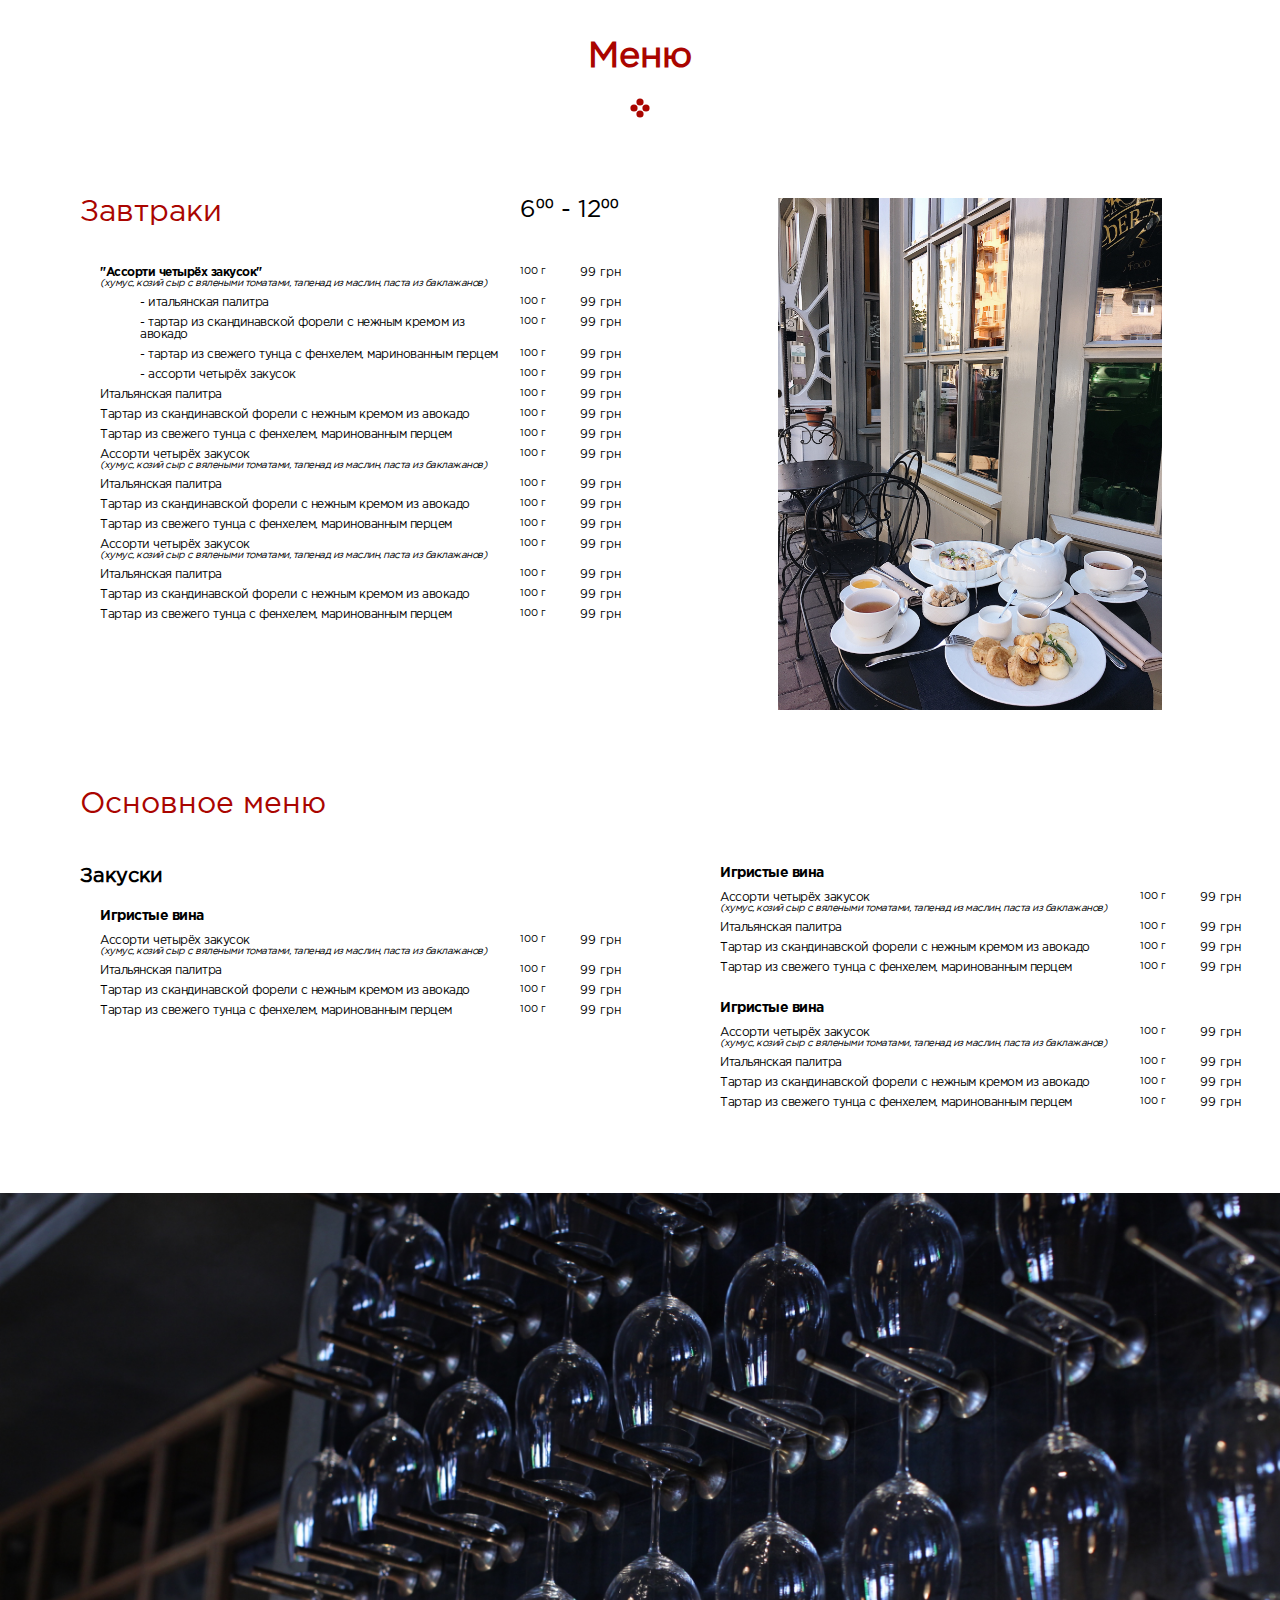
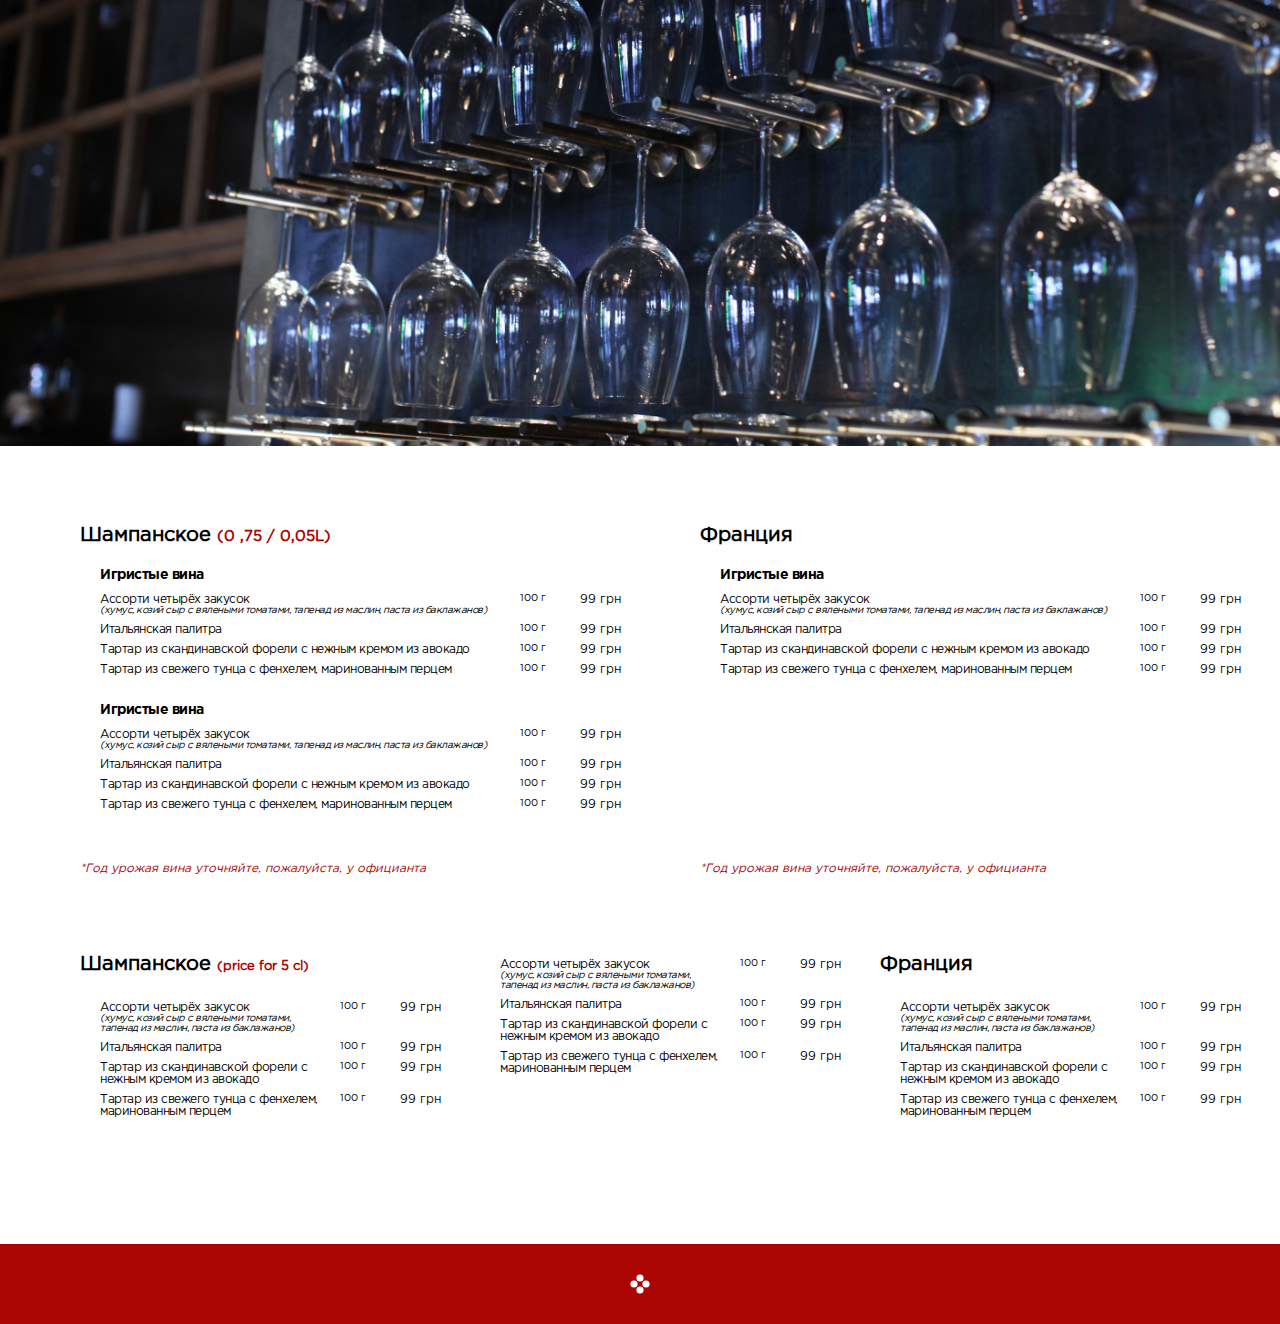
<file: index.html>
<!DOCTYPE html>
<html>
<head>
  <meta charset="utf-8" />
  <meta http-equiv="X-UA-Compatible" content="IE=edge">
  <title>Меню</title>
  <meta name="robots" content="noindex, nofollow, noarchive, noimageindex">
  <meta name="viewport" content="width=1024">
  <link rel="stylesheet" href="./css/menu.css">
</head>
<body>
  <header>
    <h1>Меню</h1>
    <div class="svg-div">
      <svg>
        <circle cx="50%" cy="20%" r="18%" fill="#aa0500" />
        <circle cx="80%" cy="50%" r="18%" fill="#aa0500" />
        <circle cx="20%" cy="50%" r="18%" fill="#aa0500" />
        <circle cx="50%" cy="80%" r="18%" fill="#aa0500" />
        Sorry, your browser does not support inline SVG.
      </svg>
    </div>
  </header>

  <div class="breakfast">
    <div class="container-cols-1">
      <h3 class="breakfast-container-title">Завтраки</h3>
      <span class="breakfast-container-hours">
        <span>6<sup>00</sup></span>
        <span>-</span>
        <span>12<sup>00</sup></span>
      </span>
      <div class="subcategory">
        <div class="item">
          <p class="item-title item-title-bold">"Ассорти четырёх закусок"</p>
          <p class="item-description">
            (хумус, козий сыр с вялеными томатами, тапенад из маслин, паста из баклажанов)
          </p>
          <span class="item-weight">100 г</span>
          <span class="item-price">99 грн</span>
        </div>
        <div class="item">
          <p class="subitem-title">- итальянская палитра</p>
          <span class="item-weight">100 г</span>
          <span class="item-price">99 грн</span>
        </div>
        <div class="item">
          <p class="subitem-title">- тартар из скандинавской форели с нежным кремом из авокадо</p>
          <span class="item-weight">100 г</span>
          <span class="item-price">99 грн</span>
        </div>
        <div class="item">
          <p class="subitem-title">- тартар из свежего тунца с фенхелем, маринованным перцем</p>
          <span class="item-weight">100 г</span>
          <span class="item-price">99 грн</span>
        </div>
        <div class="item">
          <p class="subitem-title">- ассорти четырёх закусок</p>
          <span class="item-weight">100 г</span>
          <span class="item-price">99 грн</span>
        </div>
        <div class="item">
          <p class="item-title">Итальянская палитра</p>
          <span class="item-weight">100 г</span>
          <span class="item-price">99 грн</span>
        </div>
        <div class="item">
          <p class="item-title">Тартар из скандинавской форели с нежным кремом из авокадо</p>
          <span class="item-weight">100 г</span>
          <span class="item-price">99 грн</span>
        </div>
        <div class="item">
          <p class="item-title">Тартар из свежего тунца с фенхелем, маринованным перцем</p>
          <span class="item-weight">100 г</span>
          <span class="item-price">99 грн</span>
        </div>
        <div class="item">
          <p class="item-title">Ассорти четырёх закусок</p>
          <p class="item-description">
            (хумус, козий сыр с вялеными томатами, тапенад из маслин, паста из баклажанов)
          </p>
          <span class="item-weight">100 г</span>
          <span class="item-price">99 грн</span>
        </div>
        <div class="item">
          <p class="item-title">Итальянская палитра</p>
          <span class="item-weight">100 г</span>
          <span class="item-price">99 грн</span>
        </div>
        <div class="item">
          <p class="item-title">Тартар из скандинавской форели с нежным кремом из авокадо</p>
          <span class="item-weight">100 г</span>
          <span class="item-price">99 грн</span>
        </div>
        <div class="item">
          <p class="item-title">Тартар из свежего тунца с фенхелем, маринованным перцем</p>
          <span class="item-weight">100 г</span>
          <span class="item-price">99 грн</span>
        </div>
        <div class="item">
          <p class="item-title">Ассорти четырёх закусок</p>
          <p class="item-description">
            (хумус, козий сыр с вялеными томатами, тапенад из маслин, паста из баклажанов)
          </p>
          <span class="item-weight">100 г</span>
          <span class="item-price">99 грн</span>
        </div>
        <div class="item">
          <p class="item-title">Итальянская палитра</p>
          <span class="item-weight">100 г</span>
          <span class="item-price">99 грн</span>
        </div>
        <div class="item">
          <p class="item-title">Тартар из скандинавской форели с нежным кремом из авокадо</p>
          <span class="item-weight">100 г</span>
          <span class="item-price">99 грн</span>
        </div>
        <div class="item">
          <p class="item-title">Тартар из свежего тунца с фенхелем, маринованным перцем</p>
          <span class="item-weight">100 г</span>
          <span class="item-price">99 грн</span>
        </div>
      </div>

    </div>
    <div class="breakfast-image" style="background-image: url('./img/breakfast.jpeg');"></div>
  </div>

  <div class="main-menu">
    <h3 class="container-title">Основное меню</h3>
    <div class="container-cols-2">
  
      <div class="subcategory">
        <h3 class="category-title">Закуски</h3>
        <h3 class="subcategory-title">Игристые вина</h3>
        <div class="item">
          <p class="item-title">Ассорти четырёх закусок</p>
          <p class="item-description">
            (хумус, козий сыр с вялеными томатами, тапенад из маслин, паста из баклажанов)
          </p>
          <span class="item-weight">100 г</span>
          <span class="item-price">99 грн</span>
        </div>
        <div class="item">
          <p class="item-title">Итальянская палитра</p>
          <span class="item-weight">100 г</span>
          <span class="item-price">99 грн</span>
        </div>
        <div class="item">
          <p class="item-title">Тартар из скандинавской форели с нежным кремом из авокадо</p>
          <span class="item-weight">100 г</span>
          <span class="item-price">99 грн</span>
        </div>
        <div class="item">
          <p class="item-title">Тартар из свежего тунца с фенхелем, маринованным перцем</p>
          <span class="item-weight">100 г</span>
          <span class="item-price">99 грн</span>
        </div>
      </div>
  
      <div class="subcategory">
        <h3 class="subcategory-title">Игристые вина</h3>
        <div class="item">
          <p class="item-title">Ассорти четырёх закусок</p>
          <p class="item-description">
            (хумус, козий сыр с вялеными томатами, тапенад из маслин, паста из баклажанов)
          </p>
          <span class="item-weight">100 г</span>
          <span class="item-price">99 грн</span>
        </div>
        <div class="item">
          <p class="item-title">Итальянская палитра</p>
          <span class="item-weight">100 г</span>
          <span class="item-price">99 грн</span>
        </div>
        <div class="item">
          <p class="item-title">Тартар из скандинавской форели с нежным кремом из авокадо</p>
          <span class="item-weight">100 г</span>
          <span class="item-price">99 грн</span>
        </div>
        <div class="item">
          <p class="item-title">Тартар из свежего тунца с фенхелем, маринованным перцем</p>
          <span class="item-weight">100 г</span>
          <span class="item-price">99 грн</span>
        </div>
      </div>
  
      <div class="subcategory">
        <h3 class="subcategory-title">Игристые вина</h3>
        <div class="item">
          <p class="item-title">Ассорти четырёх закусок</p>
          <p class="item-description">
            (хумус, козий сыр с вялеными томатами, тапенад из маслин, паста из баклажанов)
          </p>
          <span class="item-weight">100 г</span>
          <span class="item-price">99 грн</span>
        </div>
        <div class="item">
          <p class="item-title">Итальянская палитра</p>
          <span class="item-weight">100 г</span>
          <span class="item-price">99 грн</span>
        </div>
        <div class="item">
          <p class="item-title">Тартар из скандинавской форели с нежным кремом из авокадо</p>
          <span class="item-weight">100 г</span>
          <span class="item-price">99 грн</span>
        </div>
        <div class="item">
          <p class="item-title">Тартар из свежего тунца с фенхелем, маринованным перцем</p>
          <span class="item-weight">100 г</span>
          <span class="item-price">99 грн</span>
        </div>
      </div>
  
    </div>
  </div>

  <div class="wine">
    <img class="wine-img" src="./img/wine.jpeg" alt="wine underwonder">
    <div class="container-cols-2">
  
      <div class="subcategory">
        <h3 class="category-title">Шампанское <span class="wine-badge">(0 ,75 / 0,05L)</span></h3>
        <h3 class="subcategory-title">Игристые вина</h3>
        <div class="item">
          <p class="item-title">Ассорти четырёх закусок</p>
          <p class="item-description">
            (хумус, козий сыр с вялеными томатами, тапенад из маслин, паста из баклажанов)
          </p>
          <span class="item-weight">100 г</span>
          <span class="item-price">99 грн</span>
        </div>
        <div class="item">
          <p class="item-title">Итальянская палитра</p>
          <span class="item-weight">100 г</span>
          <span class="item-price">99 грн</span>
        </div>
        <div class="item">
          <p class="item-title">Тартар из скандинавской форели с нежным кремом из авокадо</p>
          <span class="item-weight">100 г</span>
          <span class="item-price">99 грн</span>
        </div>
        <div class="item">
          <p class="item-title">Тартар из свежего тунца с фенхелем, маринованным перцем</p>
          <span class="item-weight">100 г</span>
          <span class="item-price">99 грн</span>
        </div>
      </div>
  
      <div class="subcategory">
        <h3 class="subcategory-title">Игристые вина</h3>
        <div class="item">
          <p class="item-title">Ассорти четырёх закусок</p>
          <p class="item-description">
            (хумус, козий сыр с вялеными томатами, тапенад из маслин, паста из баклажанов)
          </p>
          <span class="item-weight">100 г</span>
          <span class="item-price">99 грн</span>
        </div>
        <div class="item">
          <p class="item-title">Итальянская палитра</p>
          <span class="item-weight">100 г</span>
          <span class="item-price">99 грн</span>
        </div>
        <div class="item">
          <p class="item-title">Тартар из скандинавской форели с нежным кремом из авокадо</p>
          <span class="item-weight">100 г</span>
          <span class="item-price">99 грн</span>
        </div>
        <div class="item">
          <p class="item-title">Тартар из свежего тунца с фенхелем, маринованным перцем</p>
          <span class="item-weight">100 г</span>
          <span class="item-price">99 грн</span>
        </div>
      </div>
  
      <div class="subcategory">
        <h3 class="category-title">Франция</h3>
        <h3 class="subcategory-title">Игристые вина</h3>
        <div class="item">
          <p class="item-title">Ассорти четырёх закусок</p>
          <p class="item-description">
            (хумус, козий сыр с вялеными томатами, тапенад из маслин, паста из баклажанов)
          </p>
          <span class="item-weight">100 г</span>
          <span class="item-price">99 грн</span>
        </div>
        <div class="item">
          <p class="item-title">Итальянская палитра</p>
          <span class="item-weight">100 г</span>
          <span class="item-price">99 грн</span>
        </div>
        <div class="item">
          <p class="item-title">Тартар из скандинавской форели с нежным кремом из авокадо</p>
          <span class="item-weight">100 г</span>
          <span class="item-price">99 грн</span>
        </div>
        <div class="item">
          <p class="item-title">Тартар из свежего тунца с фенхелем, маринованным перцем</p>
          <span class="item-weight">100 г</span>
          <span class="item-price">99 грн</span>
        </div>
      </div>
  
    </div>
    <div class="container-cols-2 wine-year">
      <p>*Год урожая вина уточняйте, пожалуйста, у официанта</p>
      <p>*Год урожая вина уточняйте, пожалуйста, у официанта</p>
    </div>
  </div>

  <div class="beverages">
    <div class="container-cols-3">

      <div class="subcategory">
        <h3 class="category-title">Шампанское <span class="beverages-badge">(price for 5 cl)</span></h3>
        <div class="item">
          <p class="item-title">Ассорти четырёх закусок</p>
          <p class="item-description">
            (хумус, козий сыр с вялеными томатами, тапенад из маслин, паста из баклажанов)
          </p>
          <span class="item-weight">100 г</span>
          <span class="item-price">99 грн</span>
        </div>
        <div class="item">
          <p class="item-title">Итальянская палитра</p>
          <span class="item-weight">100 г</span>
          <span class="item-price">99 грн</span>
        </div>
        <div class="item">
          <p class="item-title">Тартар из скандинавской форели с нежным кремом из авокадо</p>
          <span class="item-weight">100 г</span>
          <span class="item-price">99 грн</span>
        </div>
        <div class="item">
          <p class="item-title">Тартар из свежего тунца с фенхелем, маринованным перцем</p>
          <span class="item-weight">100 г</span>
          <span class="item-price">99 грн</span>
        </div>
      </div>
  
      <div class="subcategory">
        <div class="item">
          <p class="item-title">Ассорти четырёх закусок</p>
          <p class="item-description">
            (хумус, козий сыр с вялеными томатами, тапенад из маслин, паста из баклажанов)
          </p>
          <span class="item-weight">100 г</span>
          <span class="item-price">99 грн</span>
        </div>
        <div class="item">
          <p class="item-title">Итальянская палитра</p>
          <span class="item-weight">100 г</span>
          <span class="item-price">99 грн</span>
        </div>
        <div class="item">
          <p class="item-title">Тартар из скандинавской форели с нежным кремом из авокадо</p>
          <span class="item-weight">100 г</span>
          <span class="item-price">99 грн</span>
        </div>
        <div class="item">
          <p class="item-title">Тартар из свежего тунца с фенхелем, маринованным перцем</p>
          <span class="item-weight">100 г</span>
          <span class="item-price">99 грн</span>
        </div>
      </div>
  
      <div class="subcategory">
        <h3 class="category-title">Франция</h3>
        <div class="item">
          <p class="item-title">Ассорти четырёх закусок</p>
          <p class="item-description">
            (хумус, козий сыр с вялеными томатами, тапенад из маслин, паста из баклажанов)
          </p>
          <span class="item-weight">100 г</span>
          <span class="item-price">99 грн</span>
        </div>
        <div class="item">
          <p class="item-title">Итальянская палитра</p>
          <span class="item-weight">100 г</span>
          <span class="item-price">99 грн</span>
        </div>
        <div class="item">
          <p class="item-title">Тартар из скандинавской форели с нежным кремом из авокадо</p>
          <span class="item-weight">100 г</span>
          <span class="item-price">99 грн</span>
        </div>
        <div class="item">
          <p class="item-title">Тартар из свежего тунца с фенхелем, маринованным перцем</p>
          <span class="item-weight">100 г</span>
          <span class="item-price">99 грн</span>
        </div>
      </div>
    
      </div>
  </div>
  
  <footer>
    <svg>
      <circle cx="50%" cy="20%" r="18%" fill="#ffffff" />
      <circle cx="80%" cy="50%" r="18%" fill="#ffffff" />
      <circle cx="20%" cy="50%" r="18%" fill="#ffffff" />
      <circle cx="50%" cy="80%" r="18%" fill="#ffffff" />
      Sorry, your browser does not support inline SVG.
    </svg>
  </footer>
</body>
</html>
</file>
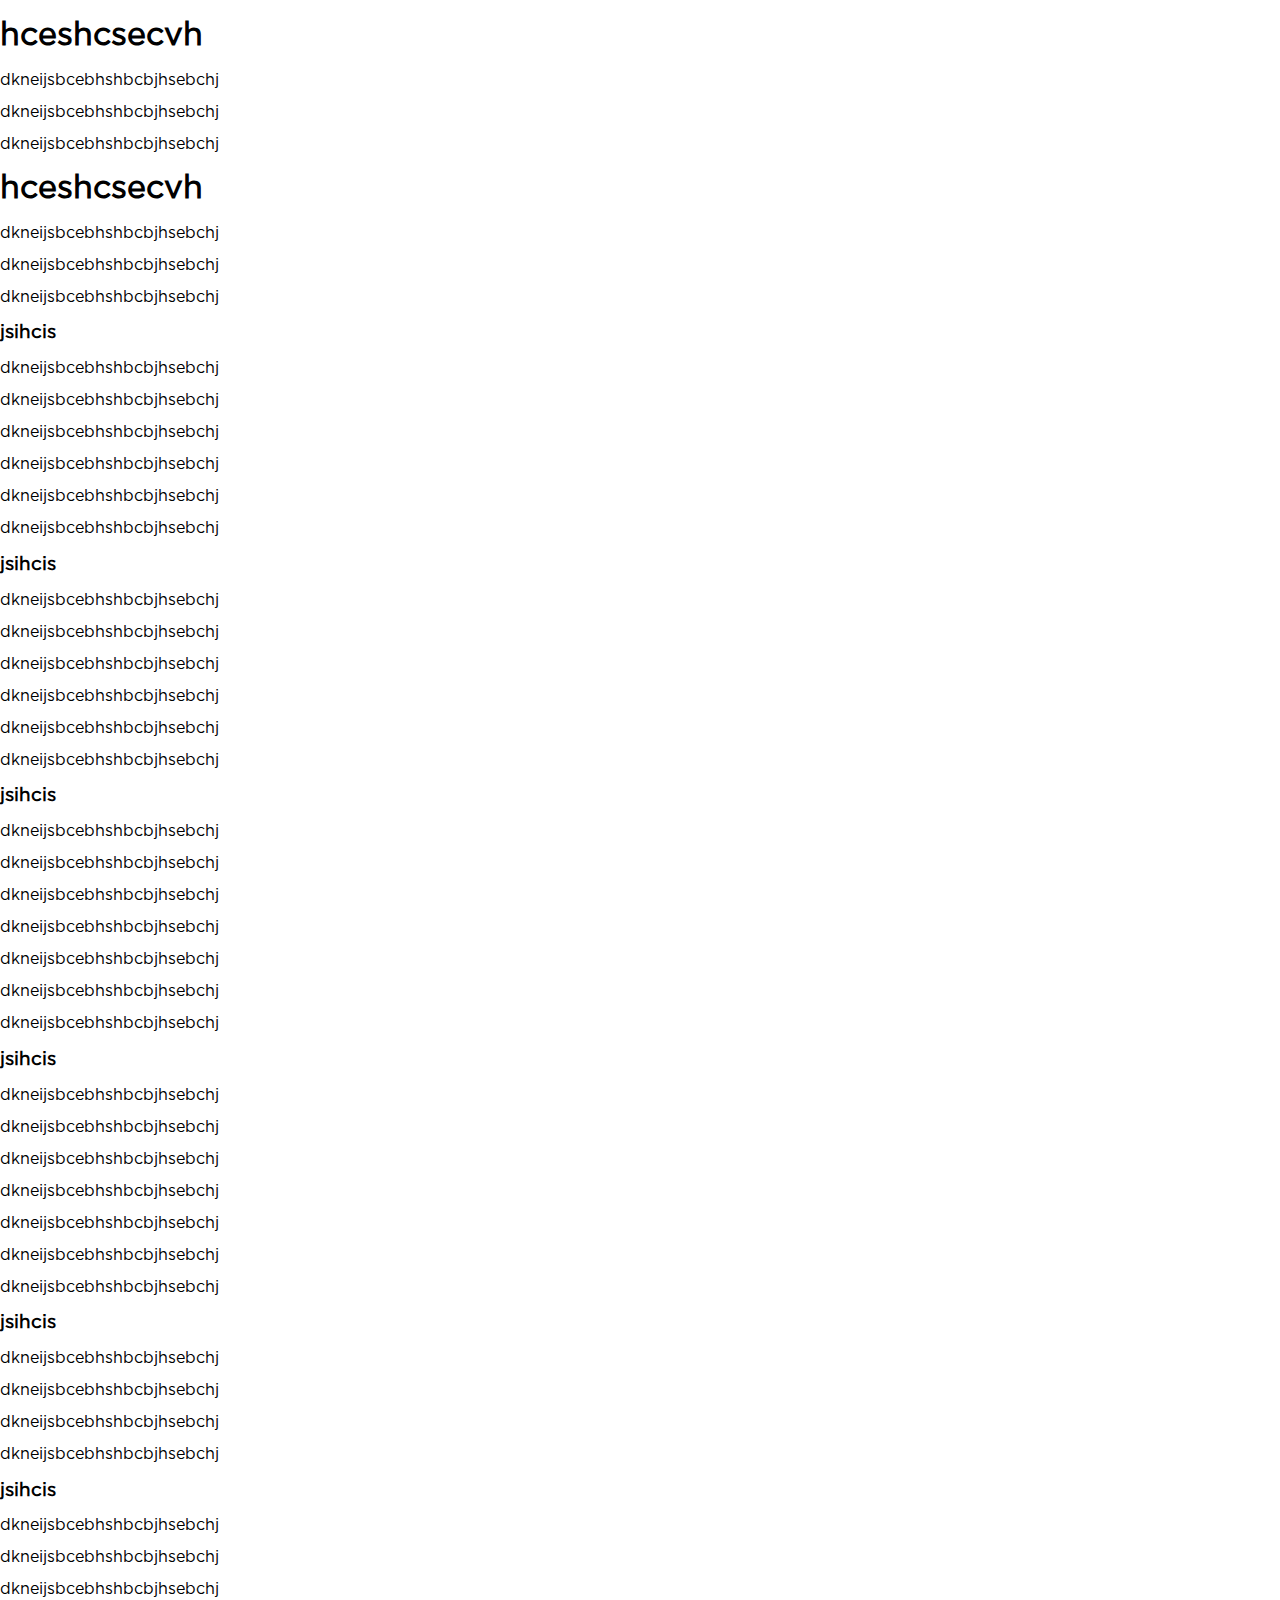
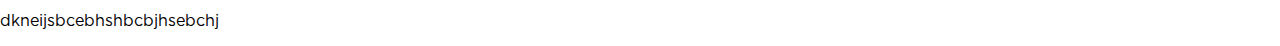
<file: test.html>
<!DOCTYPE html>
<html>
<head>
  <meta charset="utf-8" />
  <meta http-equiv="X-UA-Compatible" content="IE=edge">
  <title>Меню</title>
  <meta name="robots" content="noindex, nofollow, noarchive, noimageindex">
  <meta name="viewport" content="width=device-width, initial-scale=1">
  <link rel="stylesheet" href="./css/test.css">
</head>
<body>
  <div class="container">
    <div class="container-cols-2">
      <div class="subcategory">
        <h1>hceshcsecvh</h1>
        <h3 style="display: none">jsihcis</h3>
        <p>dkneijsbcebhshbcbjhsebchj</p>
        <p>dkneijsbcebhshbcbjhsebchj</p>
        <p>dkneijsbcebhshbcbjhsebchj</p>
      </div>
      <div class="subcategory">
        <h1>hceshcsecvh</h1>
        <h3 style="display: none">jsihcis</h3>
        <p>dkneijsbcebhshbcbjhsebchj</p>
        <p>dkneijsbcebhshbcbjhsebchj</p>
        <p>dkneijsbcebhshbcbjhsebchj</p>
      </div>

      <div class="subcategory">
        <h3>jsihcis</h3>
        <p>dkneijsbcebhshbcbjhsebchj</p>
        <p>dkneijsbcebhshbcbjhsebchj</p>
        <p>dkneijsbcebhshbcbjhsebchj</p>
        <p>dkneijsbcebhshbcbjhsebchj</p>
        <p>dkneijsbcebhshbcbjhsebchj</p>
        <p>dkneijsbcebhshbcbjhsebchj</p>
      </div>
      <div class="subcategory">
        <h3>jsihcis</h3>
        <p>dkneijsbcebhshbcbjhsebchj</p>
        <p>dkneijsbcebhshbcbjhsebchj</p>
        <p>dkneijsbcebhshbcbjhsebchj</p>
        <p>dkneijsbcebhshbcbjhsebchj</p>
        <p>dkneijsbcebhshbcbjhsebchj</p>
        <p>dkneijsbcebhshbcbjhsebchj</p>
      </div>
      <div class="subcategory">
        <h3>jsihcis</h3>
        <p>dkneijsbcebhshbcbjhsebchj</p>
        <p>dkneijsbcebhshbcbjhsebchj</p>
        <p>dkneijsbcebhshbcbjhsebchj</p>
        <p>dkneijsbcebhshbcbjhsebchj</p>
        <p>dkneijsbcebhshbcbjhsebchj</p>
        <p>dkneijsbcebhshbcbjhsebchj</p>
        <p>dkneijsbcebhshbcbjhsebchj</p>
      </div>
      <div class="subcategory">
        <h3>jsihcis</h3>
        <p>dkneijsbcebhshbcbjhsebchj</p>
        <p>dkneijsbcebhshbcbjhsebchj</p>
        <p>dkneijsbcebhshbcbjhsebchj</p>
        <p>dkneijsbcebhshbcbjhsebchj</p>
        <p>dkneijsbcebhshbcbjhsebchj</p>
        <p>dkneijsbcebhshbcbjhsebchj</p>
        <p>dkneijsbcebhshbcbjhsebchj</p>
      </div>
      <div class="subcategory">
        <h3>jsihcis</h3>
        <p>dkneijsbcebhshbcbjhsebchj</p>
        <p>dkneijsbcebhshbcbjhsebchj</p>
        <p>dkneijsbcebhshbcbjhsebchj</p>
        <p>dkneijsbcebhshbcbjhsebchj</p>
      </div>
      <div class="subcategory">
        <h3>jsihcis</h3>
        <p>dkneijsbcebhshbcbjhsebchj</p>
        <p>dkneijsbcebhshbcbjhsebchj</p>
        <p>dkneijsbcebhshbcbjhsebchj</p>
        <p>dkneijsbcebhshbcbjhsebchj</p>
      </div>
      <!-- <div class="subcategory" style="height: 10px"></div> -->
    </div>
  </div>
</body>
</html>
</file>
<file: css/menu.css>
@font-face {
  font-family: 'Gotham Pro';
  src: url('../fonts/GothaProReg.otf');
  font-weight: normal;
  font-style: normal;
}
@font-face {
  font-family: 'Gotham Pro Bold';
  src: url('../fonts/GothaProBol.otf');
  font-weight: normal;
  font-style: normal;
}

body {
  min-width: 1024px;
  margin: 0;
  font-family: 'Gotham Pro';
}
h1, h3, p {
  margin: 0;
}

header {
  padding-top: 16px;
  padding-bottom: 100px;
}
header h1{
  padding: 24px 0;
  font-size: 36px;
  text-align: center;
  color: #aa0500;
}
header .svg-div {
  position: relative;
}
header svg {
  position: absolute;
  width: 20px;
  height: 20px;
  left: calc(50% - 10px);
}

.breakfast {
  position: relative;
  width: 100%;
  display: flex;
  margin-bottom: 80px;
}
.breakfast-container-title {
  font-size: 30px;
  color: #aa0500;
  padding-left: 40px;
  padding-bottom: 36px;
  font-weight: normal;
}
.breakfast-container-hours {
  position: absolute;
  left: calc(50% + 20px - 140px);
  top: 0;
  font-size: 24px;
  color: #000000;
  /* opacity: 0.5; */
  font-weight: normal;
}
.breakfast-container-hours sup {
  font-size: 12px;
  font-weight: bold;
}

.container-cols-1 {
  width: calc(50% + 20px);
  padding-left: 40px;
  box-sizing: border-box;
}
.container-cols-1 *:last-child {
  margin-bottom: 0;
}
.breakfast-image {
  width: calc(50% - 20px);
  min-height: 420px;
  height: 40vw;
  background-size: contain;
  background-position: center;
  background-repeat: no-repeat;
}

.main-menu {
  margin-bottom: 80px;
}
.container-title {
  width: 100%;
  font-size: 30px;
  color: #aa0500;
  padding-bottom: 48px;
  padding-left: 80px;
  box-sizing: border-box;
  font-weight: normal;
}
.container-cols-2 {
  width: 100%;
  column-count: 2;
  column-gap: 0;
  /* column-rule: 1px solid #00000011; */
  padding-left: 40px;
  box-sizing: border-box;
}
.container-cols-2 *:last-child {
  margin-bottom: 0;
}

.container-cols-3 {
  width: 100%;
  column-count: 3;
  column-gap: 0;
  /* column-rule: 1px solid #00000011; */
  padding-left: 80px;
  box-sizing: border-box;
}
.container-cols-3 .subcategory {
  padding-left: 0;
}
.container-cols-3 *:last-child {
  margin-bottom: 0;
}

.category-title {
  font-size: 20px;
  padding-bottom: 24px;
}
.subcategory-title {
  font-size: 14px;
  font-family: 'Gotham Pro Bold';
  padding-bottom: 8px;
}
.subcategory {
  margin-bottom: 24px;
  padding-left: 40px;
  break-inside: avoid;
}

.subcategory-title, .item-title, .item-description, .subitem-title, .subitem-description {
  letter-spacing: -0.5px;
  padding-left: 20px;
  box-sizing: border-box;
}


.item {
  position: relative;
  padding: 4px 0;
}
.item-title-bold {
  font-family: 'Gotham Pro Bold';
}
.item-title, .item-description, .subitem-title, .subitem-description {
  width: calc(100% - 160px);
}
.item-title {
  font-size: 12px;
}
.subitem-title {
  font-size: 12px;
  padding-left: 60px;
}
.item-description {
  font-size: 10px;
  font-style: italic;
}
.subitem-description {
  font-size: 10px;
  font-style: italic;
  padding-left: 60px;
}
.item-weight {
  position: absolute;
  left: calc(100% - 140px);
  top: 4px;
  font-size: 10px;
}
.item-price {
  position: absolute;
  left: calc(100% - 80px);
  top: 4px;
  font-size: 12px;
}
.wine-badge {
  font-size: 15px;
  color: #aa0500;
}
.beverages-badge {
  font-size: 13px;
  color: #aa0500;
}

.wine {
  margin-bottom: 80px;
}
.wine-img {
  display: block;
  width: 100%;
  margin-bottom: 80px;
}
.wine-year {
  margin-top: 48px;
}
.wine-year > p {
  font-size: 12px;
  font-style: italic;
  padding-left: 40px;
  color: #aa0500;
}

.beverages {
  margin-bottom: 120px;
}

footer {
  position: relative;
  height: 80px;
  background-color: #aa0500;
}
footer svg {
  position: absolute;
  width: 20px;
  height: 20px;
  left: calc(50% - 10px);
  top: 30px;
}
</file>
<file: css/test.css>
@font-face {
  font-family: 'Gotham Pro';
  src: url('../fonts/GothaProReg.otf');
  font-weight: normal;
  font-style: normal;
}

body {
  margin: 0;
  font-family: 'Gotham Pro';
}

.container {
  min-height: 150vh;
  display: flex;
}

.container-cols-2 {
  column-count: 2;
  column-rule: 1px solid #00000011;
  column-fill: auto;
  -webkit-column-fill: auto;
  width: 100%;
}

.subcategory {
  break-inside: avoid;
}
</file>
